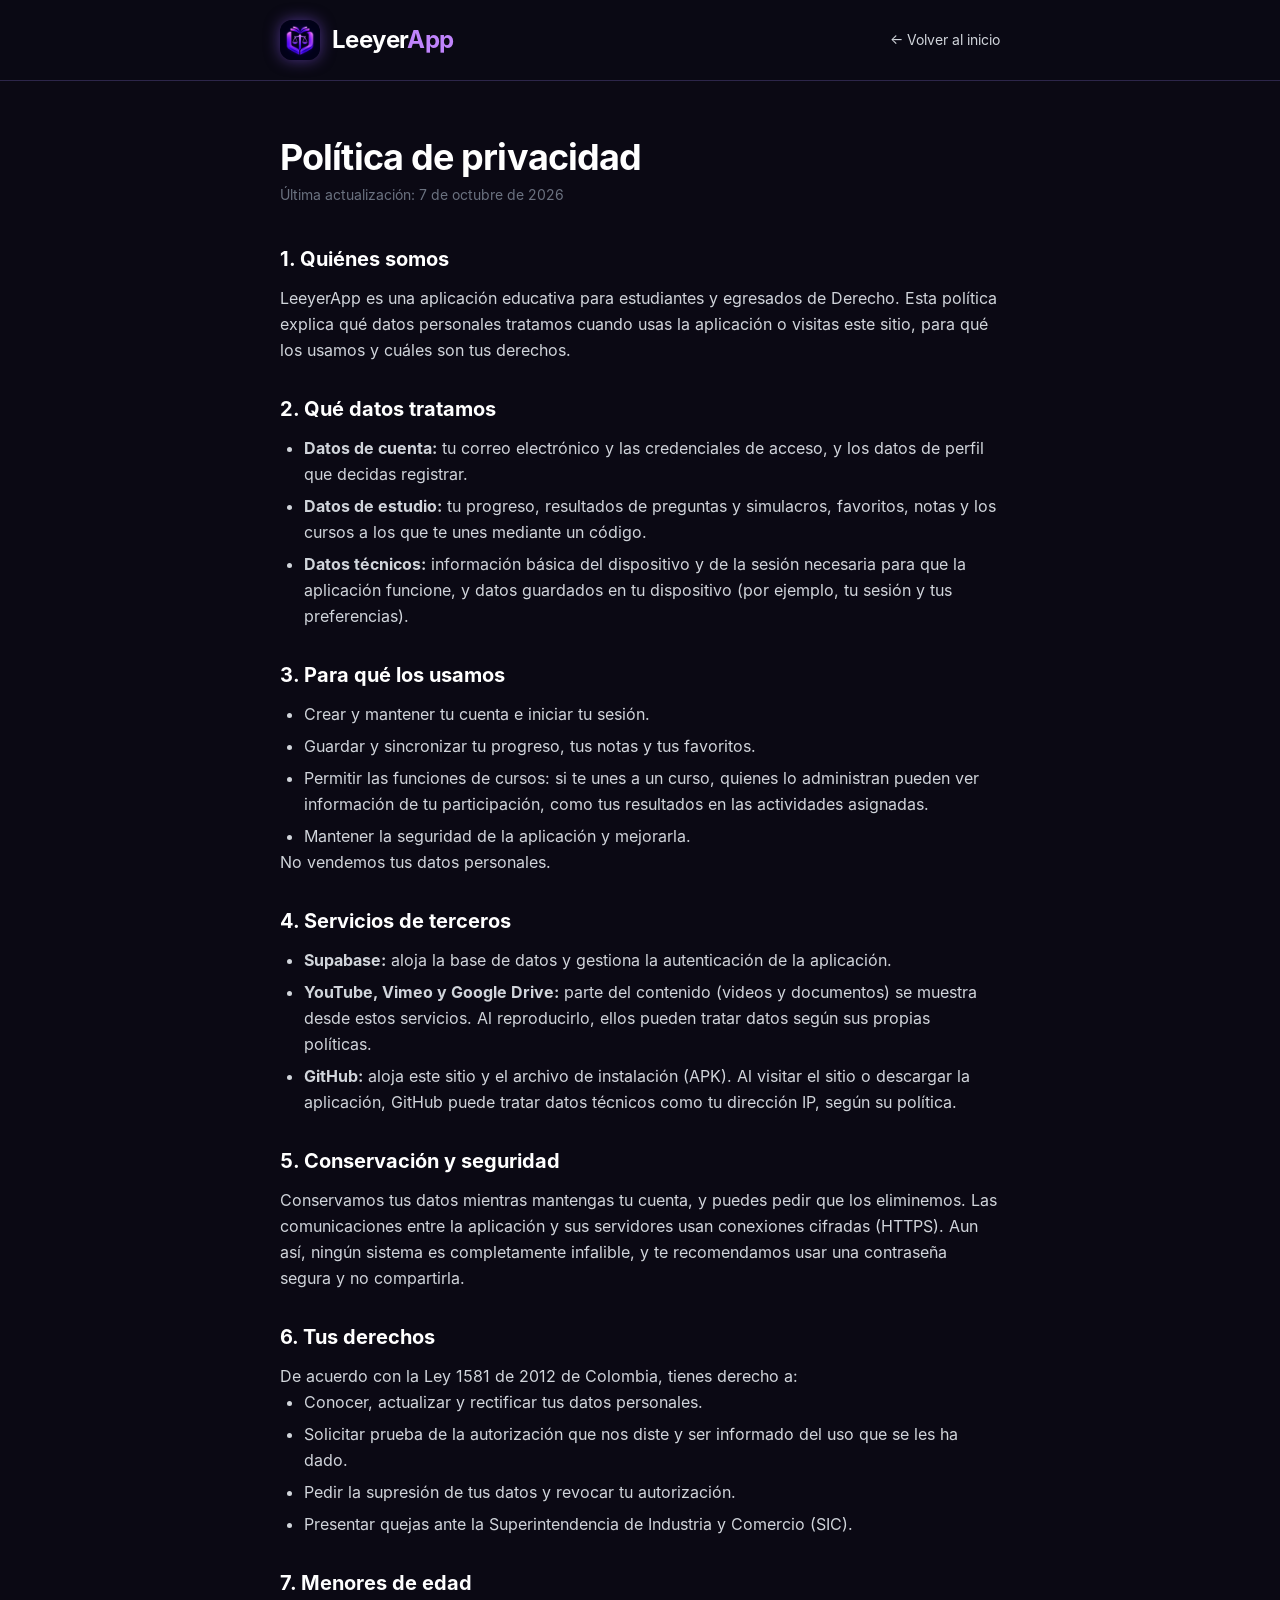
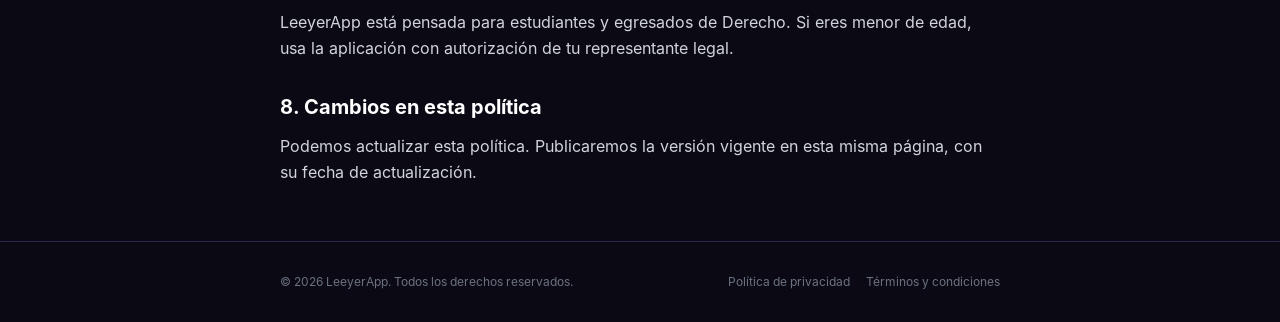
<file: privacidad.html>
<!DOCTYPE html>
<html lang="es">
<head>
<meta charset="UTF-8">
<meta name="viewport" content="width=device-width, initial-scale=1.0">
<title>Política de privacidad | LeeyerApp</title>
<meta name="description" content="Cómo LeeyerApp trata tus datos personales y cuáles son tus derechos.">
<link rel="canonical" href="https://jharolospino1.github.io/leeyerapp-web/privacidad.html">
<meta name="robots" content="index, follow">
<meta name="theme-color" content="#0b0914">
<link rel="icon" type="image/png" sizes="32x32" href="favicon-32.png">
<link rel="apple-touch-icon" href="apple-touch-icon.png">
<link rel="preload" href="inter-400.woff" as="font" type="font/woff" crossorigin>
<link rel="stylesheet" href="styles.css">
</head>
<body class="font-sans antialiased bg-brand-bg text-white">
<header class="border-b border-brand-border bg-brand-bg/90">
  <div class="max-w-3xl mx-auto px-6 h-20 flex items-center justify-between">
    <a href="./" class="flex items-center gap-3" aria-label="LeeyerApp, volver al inicio">
      <img src="logo-192.png" width="40" height="40" alt="" class="h-10 w-10 rounded-xl shadow-[0_0_15px_rgba(139,92,246,0.5)]">
      <span class="font-bold text-2xl tracking-tight">Leeyer<span class="text-brand-purpleLight">App</span></span>
    </a>
    <a href="./" class="text-sm text-gray-300 hover:text-white">← Volver al inicio</a>
  </div>
</header>
<main class="max-w-3xl mx-auto px-6 py-14">
  <h1 class="text-3xl md:text-4xl font-bold tracking-tight mb-2">Política de privacidad</h1>
  <p class="text-sm text-gray-500 mb-10">Última actualización: 7 de octubre de 2026</p>
  <div class="space-y-8 text-gray-300 leading-relaxed [&_h2]:text-xl [&_h2]:font-bold [&_h2]:text-white [&_h2]:mb-3 [&_ul]:list-disc [&_ul]:pl-6 [&_ul]:space-y-1.5 [&_a]:text-brand-purpleLight [&_a]:underline [&_a]:underline-offset-4">

<section><h2>1. Quiénes somos</h2>
<p>LeeyerApp es una aplicación educativa para estudiantes y egresados de Derecho. Esta política explica qué datos personales tratamos cuando usas la aplicación o visitas este sitio, para qué los usamos y cuáles son tus derechos.</p></section>

<section><h2>2. Qué datos tratamos</h2>
<ul>
<li><strong>Datos de cuenta:</strong> tu correo electrónico y las credenciales de acceso, y los datos de perfil que decidas registrar.</li>
<li><strong>Datos de estudio:</strong> tu progreso, resultados de preguntas y simulacros, favoritos, notas y los cursos a los que te unes mediante un código.</li>
<li><strong>Datos técnicos:</strong> información básica del dispositivo y de la sesión necesaria para que la aplicación funcione, y datos guardados en tu dispositivo (por ejemplo, tu sesión y tus preferencias).</li>
</ul></section>

<section><h2>3. Para qué los usamos</h2>
<ul>
<li>Crear y mantener tu cuenta e iniciar tu sesión.</li>
<li>Guardar y sincronizar tu progreso, tus notas y tus favoritos.</li>
<li>Permitir las funciones de cursos: si te unes a un curso, quienes lo administran pueden ver información de tu participación, como tus resultados en las actividades asignadas.</li>
<li>Mantener la seguridad de la aplicación y mejorarla.</li>
</ul>
<p>No vendemos tus datos personales.</p></section>

<section><h2>4. Servicios de terceros</h2>
<ul>
<li><strong>Supabase:</strong> aloja la base de datos y gestiona la autenticación de la aplicación.</li>
<li><strong>YouTube, Vimeo y Google Drive:</strong> parte del contenido (videos y documentos) se muestra desde estos servicios. Al reproducirlo, ellos pueden tratar datos según sus propias políticas.</li>
<li><strong>GitHub:</strong> aloja este sitio y el archivo de instalación (APK). Al visitar el sitio o descargar la aplicación, GitHub puede tratar datos técnicos como tu dirección IP, según su política.</li>
</ul></section>

<section><h2>5. Conservación y seguridad</h2>
<p>Conservamos tus datos mientras mantengas tu cuenta, y puedes pedir que los eliminemos. Las comunicaciones entre la aplicación y sus servidores usan conexiones cifradas (HTTPS). Aun así, ningún sistema es completamente infalible, y te recomendamos usar una contraseña segura y no compartirla.</p></section>

<section><h2>6. Tus derechos</h2>
<p>De acuerdo con la Ley 1581 de 2012 de Colombia, tienes derecho a:</p>
<ul>
<li>Conocer, actualizar y rectificar tus datos personales.</li>
<li>Solicitar prueba de la autorización que nos diste y ser informado del uso que se les ha dado.</li>
<li>Pedir la supresión de tus datos y revocar tu autorización.</li>
<li>Presentar quejas ante la Superintendencia de Industria y Comercio (SIC).</li>
</ul></section>

<section><h2>7. Menores de edad</h2>
<p>LeeyerApp está pensada para estudiantes y egresados de Derecho. Si eres menor de edad, usa la aplicación con autorización de tu representante legal.</p></section>

<section><h2>8. Cambios en esta política</h2>
<p>Podemos actualizar esta política. Publicaremos la versión vigente en esta misma página, con su fecha de actualización.</p></section>
  </div>
</main>
<footer class="border-t border-brand-border py-8">
  <div class="max-w-3xl mx-auto px-6 flex flex-col sm:flex-row gap-3 justify-between text-xs text-gray-500">
    <p>© 2026 LeeyerApp. Todos los derechos reservados.</p>
    <p class="flex gap-4"><a href="privacidad.html" class="hover:text-brand-purpleLight">Política de privacidad</a><a href="terminos.html" class="hover:text-brand-purpleLight">Términos y condiciones</a></p>
  </div>
</footer>
</body>
</html>
</file>
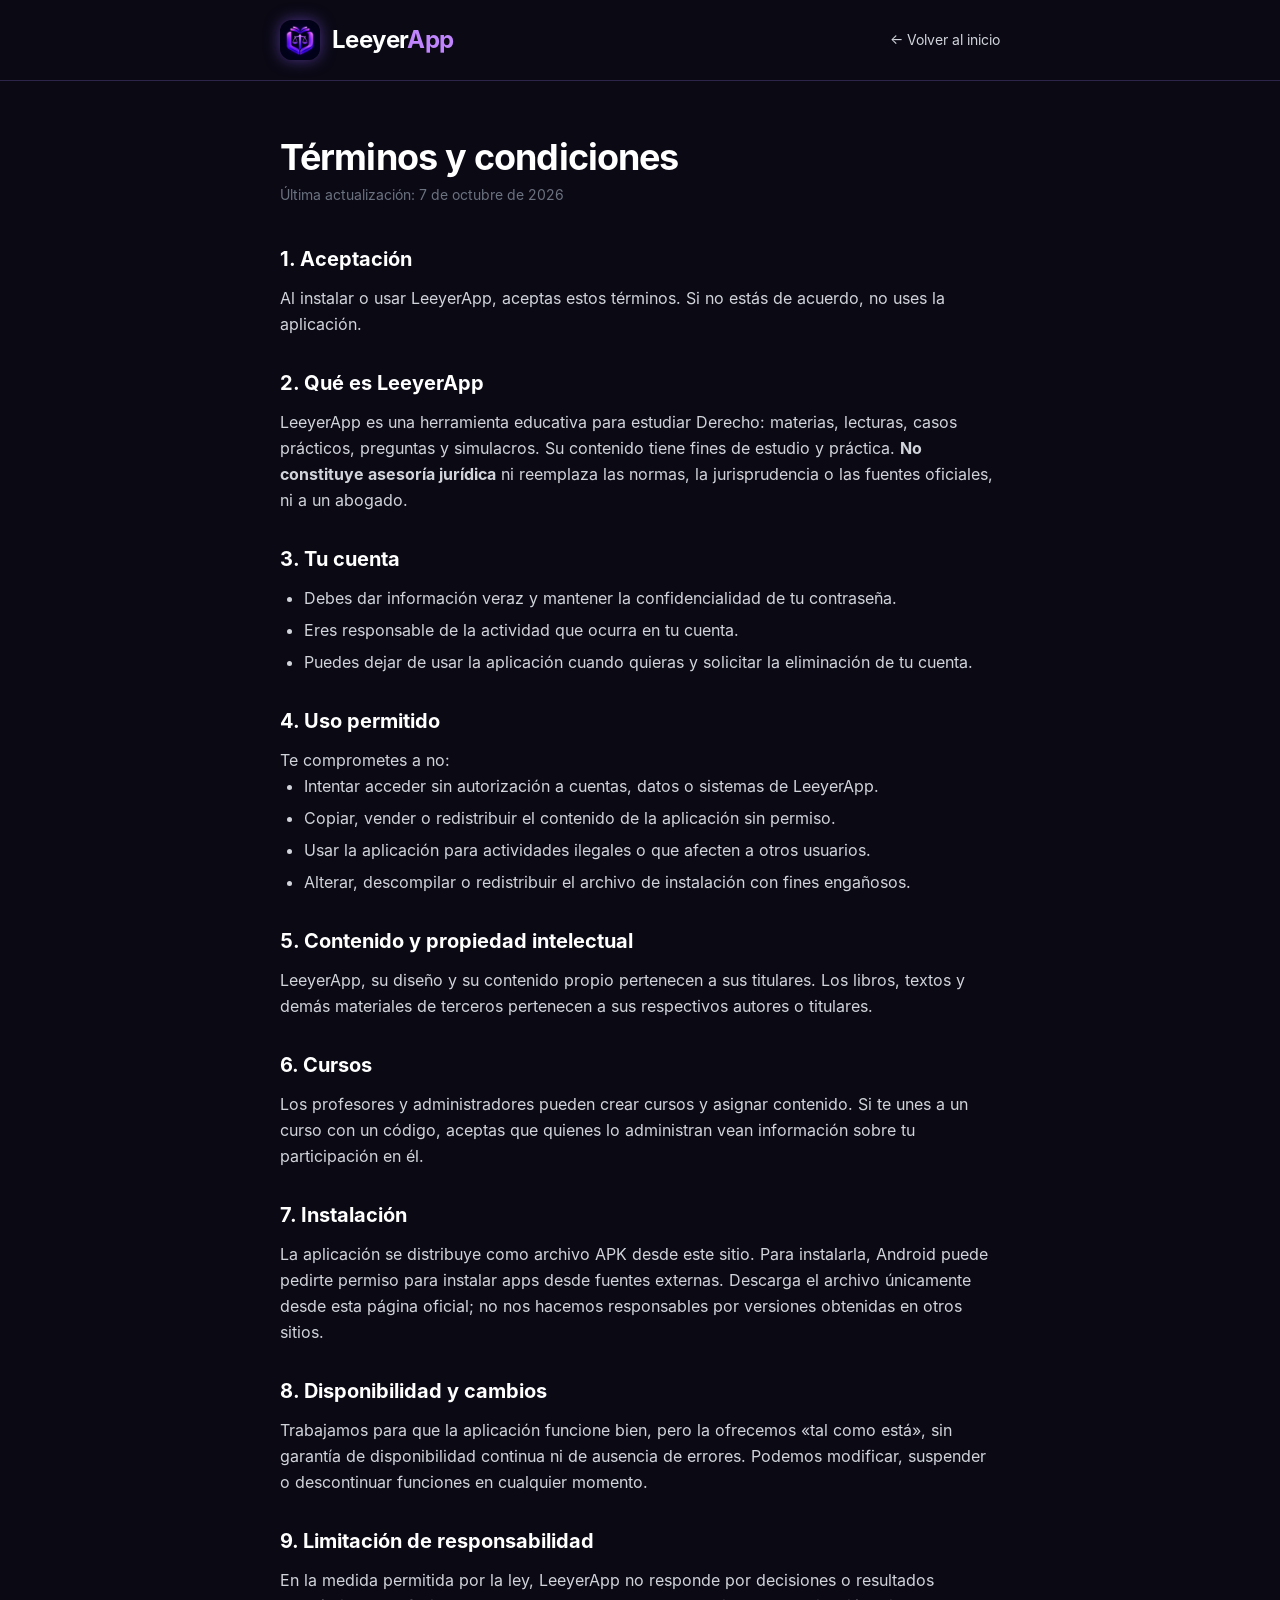
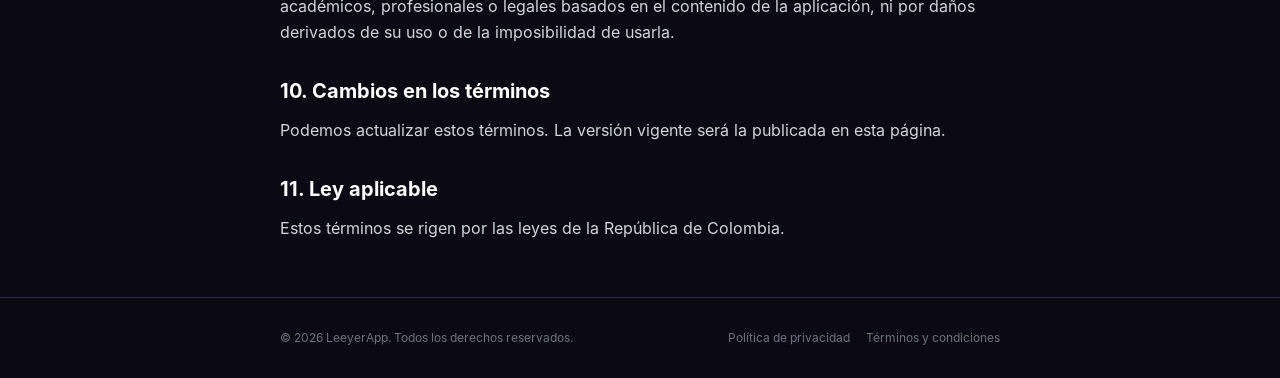
<file: terminos.html>
<!DOCTYPE html>
<html lang="es">
<head>
<meta charset="UTF-8">
<meta name="viewport" content="width=device-width, initial-scale=1.0">
<title>Términos y condiciones | LeeyerApp</title>
<meta name="description" content="Condiciones de uso de la aplicación LeeyerApp.">
<link rel="canonical" href="https://jharolospino1.github.io/leeyerapp-web/terminos.html">
<meta name="robots" content="index, follow">
<meta name="theme-color" content="#0b0914">
<link rel="icon" type="image/png" sizes="32x32" href="favicon-32.png">
<link rel="apple-touch-icon" href="apple-touch-icon.png">
<link rel="preload" href="inter-400.woff" as="font" type="font/woff" crossorigin>
<link rel="stylesheet" href="styles.css">
</head>
<body class="font-sans antialiased bg-brand-bg text-white">
<header class="border-b border-brand-border bg-brand-bg/90">
  <div class="max-w-3xl mx-auto px-6 h-20 flex items-center justify-between">
    <a href="./" class="flex items-center gap-3" aria-label="LeeyerApp, volver al inicio">
      <img src="logo-192.png" width="40" height="40" alt="" class="h-10 w-10 rounded-xl shadow-[0_0_15px_rgba(139,92,246,0.5)]">
      <span class="font-bold text-2xl tracking-tight">Leeyer<span class="text-brand-purpleLight">App</span></span>
    </a>
    <a href="./" class="text-sm text-gray-300 hover:text-white">← Volver al inicio</a>
  </div>
</header>
<main class="max-w-3xl mx-auto px-6 py-14">
  <h1 class="text-3xl md:text-4xl font-bold tracking-tight mb-2">Términos y condiciones</h1>
  <p class="text-sm text-gray-500 mb-10">Última actualización: 7 de octubre de 2026</p>
  <div class="space-y-8 text-gray-300 leading-relaxed [&_h2]:text-xl [&_h2]:font-bold [&_h2]:text-white [&_h2]:mb-3 [&_ul]:list-disc [&_ul]:pl-6 [&_ul]:space-y-1.5 [&_a]:text-brand-purpleLight [&_a]:underline [&_a]:underline-offset-4">

<section><h2>1. Aceptación</h2>
<p>Al instalar o usar LeeyerApp, aceptas estos términos. Si no estás de acuerdo, no uses la aplicación.</p></section>

<section><h2>2. Qué es LeeyerApp</h2>
<p>LeeyerApp es una herramienta educativa para estudiar Derecho: materias, lecturas, casos prácticos, preguntas y simulacros. Su contenido tiene fines de estudio y práctica. <strong>No constituye asesoría jurídica</strong> ni reemplaza las normas, la jurisprudencia o las fuentes oficiales, ni a un abogado.</p></section>

<section><h2>3. Tu cuenta</h2>
<ul>
<li>Debes dar información veraz y mantener la confidencialidad de tu contraseña.</li>
<li>Eres responsable de la actividad que ocurra en tu cuenta.</li>
<li>Puedes dejar de usar la aplicación cuando quieras y solicitar la eliminación de tu cuenta.</li>
</ul></section>

<section><h2>4. Uso permitido</h2>
<p>Te comprometes a no:</p>
<ul>
<li>Intentar acceder sin autorización a cuentas, datos o sistemas de LeeyerApp.</li>
<li>Copiar, vender o redistribuir el contenido de la aplicación sin permiso.</li>
<li>Usar la aplicación para actividades ilegales o que afecten a otros usuarios.</li>
<li>Alterar, descompilar o redistribuir el archivo de instalación con fines engañosos.</li>
</ul></section>

<section><h2>5. Contenido y propiedad intelectual</h2>
<p>LeeyerApp, su diseño y su contenido propio pertenecen a sus titulares. Los libros, textos y demás materiales de terceros pertenecen a sus respectivos autores o titulares.</p></section>

<section><h2>6. Cursos</h2>
<p>Los profesores y administradores pueden crear cursos y asignar contenido. Si te unes a un curso con un código, aceptas que quienes lo administran vean información sobre tu participación en él.</p></section>

<section><h2>7. Instalación</h2>
<p>La aplicación se distribuye como archivo APK desde este sitio. Para instalarla, Android puede pedirte permiso para instalar apps desde fuentes externas. Descarga el archivo únicamente desde esta página oficial; no nos hacemos responsables por versiones obtenidas en otros sitios.</p></section>

<section><h2>8. Disponibilidad y cambios</h2>
<p>Trabajamos para que la aplicación funcione bien, pero la ofrecemos «tal como está», sin garantía de disponibilidad continua ni de ausencia de errores. Podemos modificar, suspender o descontinuar funciones en cualquier momento.</p></section>

<section><h2>9. Limitación de responsabilidad</h2>
<p>En la medida permitida por la ley, LeeyerApp no responde por decisiones o resultados académicos, profesionales o legales basados en el contenido de la aplicación, ni por daños derivados de su uso o de la imposibilidad de usarla.</p></section>

<section><h2>10. Cambios en los términos</h2>
<p>Podemos actualizar estos términos. La versión vigente será la publicada en esta página.</p></section>

<section><h2>11. Ley aplicable</h2>
<p>Estos términos se rigen por las leyes de la República de Colombia.</p></section>
  </div>
</main>
<footer class="border-t border-brand-border py-8">
  <div class="max-w-3xl mx-auto px-6 flex flex-col sm:flex-row gap-3 justify-between text-xs text-gray-500">
    <p>© 2026 LeeyerApp. Todos los derechos reservados.</p>
    <p class="flex gap-4"><a href="privacidad.html" class="hover:text-brand-purpleLight">Política de privacidad</a><a href="terminos.html" class="hover:text-brand-purpleLight">Términos y condiciones</a></p>
  </div>
</footer>
</body>
</html>
</file>
<file: styles.css>
@font-face{font-display:swap;font-family:Inter;font-style:normal;font-weight:400;src:url(inter-400.woff) format("woff")}@font-face{font-display:swap;font-family:Inter;font-style:normal;font-weight:500;src:url(inter-500.woff) format("woff")}@font-face{font-display:swap;font-family:Inter;font-style:normal;font-weight:600;src:url(inter-600.woff) format("woff")}@font-face{font-display:swap;font-family:Inter;font-style:normal;font-weight:700;src:url(inter-700.woff) format("woff")}@font-face{font-display:swap;font-family:Inter;font-style:normal;font-weight:800;src:url(inter-800.woff) format("woff")}*,:after,:before{--tw-border-spacing-x:0;--tw-border-spacing-y:0;--tw-translate-x:0;--tw-translate-y:0;--tw-rotate:0;--tw-skew-x:0;--tw-skew-y:0;--tw-scale-x:1;--tw-scale-y:1;--tw-pan-x: ;--tw-pan-y: ;--tw-pinch-zoom: ;--tw-scroll-snap-strictness:proximity;--tw-gradient-from-position: ;--tw-gradient-via-position: ;--tw-gradient-to-position: ;--tw-ordinal: ;--tw-slashed-zero: ;--tw-numeric-figure: ;--tw-numeric-spacing: ;--tw-numeric-fraction: ;--tw-ring-inset: ;--tw-ring-offset-width:0px;--tw-ring-offset-color:#fff;--tw-ring-color:rgba(59,130,246,.5);--tw-ring-offset-shadow:0 0 #0000;--tw-ring-shadow:0 0 #0000;--tw-shadow:0 0 #0000;--tw-shadow-colored:0 0 #0000;--tw-blur: ;--tw-brightness: ;--tw-contrast: ;--tw-grayscale: ;--tw-hue-rotate: ;--tw-invert: ;--tw-saturate: ;--tw-sepia: ;--tw-drop-shadow: ;--tw-backdrop-blur: ;--tw-backdrop-brightness: ;--tw-backdrop-contrast: ;--tw-backdrop-grayscale: ;--tw-backdrop-hue-rotate: ;--tw-backdrop-invert: ;--tw-backdrop-opacity: ;--tw-backdrop-saturate: ;--tw-backdrop-sepia: ;--tw-contain-size: ;--tw-contain-layout: ;--tw-contain-paint: ;--tw-contain-style: }::backdrop{--tw-border-spacing-x:0;--tw-border-spacing-y:0;--tw-translate-x:0;--tw-translate-y:0;--tw-rotate:0;--tw-skew-x:0;--tw-skew-y:0;--tw-scale-x:1;--tw-scale-y:1;--tw-pan-x: ;--tw-pan-y: ;--tw-pinch-zoom: ;--tw-scroll-snap-strictness:proximity;--tw-gradient-from-position: ;--tw-gradient-via-position: ;--tw-gradient-to-position: ;--tw-ordinal: ;--tw-slashed-zero: ;--tw-numeric-figure: ;--tw-numeric-spacing: ;--tw-numeric-fraction: ;--tw-ring-inset: ;--tw-ring-offset-width:0px;--tw-ring-offset-color:#fff;--tw-ring-color:rgba(59,130,246,.5);--tw-ring-offset-shadow:0 0 #0000;--tw-ring-shadow:0 0 #0000;--tw-shadow:0 0 #0000;--tw-shadow-colored:0 0 #0000;--tw-blur: ;--tw-brightness: ;--tw-contrast: ;--tw-grayscale: ;--tw-hue-rotate: ;--tw-invert: ;--tw-saturate: ;--tw-sepia: ;--tw-drop-shadow: ;--tw-backdrop-blur: ;--tw-backdrop-brightness: ;--tw-backdrop-contrast: ;--tw-backdrop-grayscale: ;--tw-backdrop-hue-rotate: ;--tw-backdrop-invert: ;--tw-backdrop-opacity: ;--tw-backdrop-saturate: ;--tw-backdrop-sepia: ;--tw-contain-size: ;--tw-contain-layout: ;--tw-contain-paint: ;--tw-contain-style: }
/*! tailwindcss v3.4.17 | MIT License | https://tailwindcss.com*/*,:after,:before{border:0 solid #e5e7eb;box-sizing:border-box}:after,:before{--tw-content:""}:host,html{line-height:1.5;-webkit-text-size-adjust:100%;font-family:Inter,system-ui,-apple-system,Segoe UI,Roboto,sans-serif;font-feature-settings:normal;font-variation-settings:normal;-moz-tab-size:4;-o-tab-size:4;tab-size:4;-webkit-tap-highlight-color:transparent}body{line-height:inherit;margin:0}hr{border-top-width:1px;color:inherit;height:0}abbr:where([title]){-webkit-text-decoration:underline dotted;text-decoration:underline dotted}h1,h2,h3,h4,h5,h6{font-size:inherit;font-weight:inherit}a{color:inherit;text-decoration:inherit}b,strong{font-weight:bolder}code,kbd,pre,samp{font-family:ui-monospace,SFMono-Regular,Menlo,Monaco,Consolas,Liberation Mono,Courier New,monospace;font-feature-settings:normal;font-size:1em;font-variation-settings:normal}small{font-size:80%}sub,sup{font-size:75%;line-height:0;position:relative;vertical-align:baseline}sub{bottom:-.25em}sup{top:-.5em}table{border-collapse:collapse;border-color:inherit;text-indent:0}button,input,optgroup,select,textarea{color:inherit;font-family:inherit;font-feature-settings:inherit;font-size:100%;font-variation-settings:inherit;font-weight:inherit;letter-spacing:inherit;line-height:inherit;margin:0;padding:0}button,select{text-transform:none}button,input:where([type=button]),input:where([type=reset]),input:where([type=submit]){-webkit-appearance:button;background-color:transparent;background-image:none}:-moz-focusring{outline:auto}:-moz-ui-invalid{box-shadow:none}progress{vertical-align:baseline}::-webkit-inner-spin-button,::-webkit-outer-spin-button{height:auto}[type=search]{-webkit-appearance:textfield;outline-offset:-2px}::-webkit-search-decoration{-webkit-appearance:none}::-webkit-file-upload-button{-webkit-appearance:button;font:inherit}summary{display:list-item}blockquote,dd,dl,figure,h1,h2,h3,h4,h5,h6,hr,p,pre{margin:0}fieldset{margin:0}fieldset,legend{padding:0}menu,ol,ul{list-style:none;margin:0;padding:0}dialog{padding:0}textarea{resize:vertical}input::-moz-placeholder,textarea::-moz-placeholder{color:#9ca3af;opacity:1}input::placeholder,textarea::placeholder{color:#9ca3af;opacity:1}[role=button],button{cursor:pointer}:disabled{cursor:default}audio,canvas,embed,iframe,img,object,svg,video{display:block;vertical-align:middle}img,video{height:auto;max-width:100%}[hidden]:where(:not([hidden=until-found])){display:none}html{overflow-x:hidden;overflow-x:clip}body{background-color:#0b0914;color:#fff;overflow-x:hidden}:focus-visible{outline:2px solid #c084fc;outline-offset:3px}.ic{height:1em;width:1em;fill:none;stroke:currentColor;stroke-width:2;stroke-linecap:round;stroke-linejoin:round;flex-shrink:0}.text-gradient{background:linear-gradient(135deg,#c084fc,#8b5cf6);-webkit-background-clip:text;-webkit-text-fill-color:transparent;background-clip:text}.bg-gradient-primary{background:linear-gradient(135deg,#8b5cf6,#5b21b6)}.glow-button{box-shadow:0 0 25px rgba(139,92,246,.4);transition:all .3s ease}.glow-button:hover{box-shadow:0 0 35px rgba(139,92,246,.7);transform:translateY(-2px)}.glass-card{-webkit-backdrop-filter:blur(12px);backdrop-filter:blur(12px);background:rgba(22,19,36,.7);border:1px solid rgba(45,38,74,.8);transition:all .3s ease}.glass-card:hover{background:rgba(31,26,51,.85);border-color:#8b5cf6;box-shadow:0 10px 30px -10px rgba(139,92,246,.35)}.ambient-glow{background:radial-gradient(circle,rgba(139,92,246,.15) 0,rgba(11,9,20,0) 70%);border-radius:50%;height:600px;pointer-events:none;position:absolute;width:600px;z-index:-1}.js .reveal{opacity:0;transform:translateY(30px);transition:opacity .8s cubic-bezier(.5,0,0,1),transform .8s cubic-bezier(.5,0,0,1)}.js .reveal.active{opacity:1;transform:translateY(0)}#gallery{scrollbar-width:none;-webkit-overflow-scrolling:touch}#gallery::-webkit-scrollbar{display:none}details>summary{cursor:pointer;list-style:none}details>summary::-webkit-details-marker{display:none}details[open]>summary .chev{transform:rotate(90deg)}.sr-only{height:1px;margin:-1px;overflow:hidden;padding:0;position:absolute;width:1px;clip:rect(0,0,0,0);border-width:0;white-space:nowrap}.pointer-events-none{pointer-events:none}.fixed{position:fixed}.absolute{position:absolute}.relative{position:relative}.inset-0{inset:0}.inset-x-0{left:0;right:0}.left-0{left:0}.left-1\/2{left:50%}.left-2{left:.5rem}.left-3{left:.75rem}.right-0{right:0}.right-2{right:.5rem}.right-3{right:.75rem}.right-5{right:1.25rem}.top-0{top:0}.top-1\/2{top:50%}.top-1\/4{top:25%}.top-20{top:5rem}.top-5{top:1.25rem}.z-0{z-index:0}.z-10{z-index:10}.z-20{z-index:20}.z-50{z-index:50}.z-\[100\]{z-index:100}.order-1{order:1}.order-2{order:2}.mx-auto{margin-left:auto;margin-right:auto}.mb-1{margin-bottom:.25rem}.mb-10{margin-bottom:2.5rem}.mb-12{margin-bottom:3rem}.mb-14{margin-bottom:3.5rem}.mb-16{margin-bottom:4rem}.mb-2{margin-bottom:.5rem}.mb-3{margin-bottom:.75rem}.mb-4{margin-bottom:1rem}.mb-6{margin-bottom:1.5rem}.mb-8{margin-bottom:2rem}.mt-0\.5{margin-top:.125rem}.mt-16{margin-top:4rem}.mt-3{margin-top:.75rem}.mt-4{margin-top:1rem}.mt-6{margin-top:1.5rem}.mt-8{margin-top:2rem}.block{display:block}.inline-block{display:inline-block}.flex{display:flex}.inline-flex{display:inline-flex}.grid{display:grid}.hidden{display:none}.aspect-\[3\/8\]{aspect-ratio:3/8}.aspect-\[9\/16\]{aspect-ratio:9/16}.h-1\.5{height:.375rem}.h-10{height:2.5rem}.h-11{height:2.75rem}.h-12{height:3rem}.h-14{height:3.5rem}.h-20{height:5rem}.h-3\.5{height:.875rem}.h-4{height:1rem}.h-5{height:1.25rem}.h-6{height:1.5rem}.h-7{height:1.75rem}.h-8{height:2rem}.h-9{height:2.25rem}.h-\[1400px\]{height:1400px}.h-\[350px\]{height:350px}.h-\[440px\]{height:440px}.h-\[70\%\]{height:70%}.h-\[700px\]{height:700px}.h-\[90\%\]{height:90%}.h-auto{height:auto}.h-full{height:100%}.max-h-\[88vh\]{max-height:88vh}.min-h-screen{min-height:100vh}.w-1\.5{width:.375rem}.w-10{width:2.5rem}.w-11{width:2.75rem}.w-12{width:3rem}.w-14{width:3.5rem}.w-3\.5{width:.875rem}.w-4{width:1rem}.w-5{width:1.25rem}.w-6{width:1.5rem}.w-7{width:1.75rem}.w-8{width:2rem}.w-9{width:2.25rem}.w-\[70\%\]{width:70%}.w-\[700px\]{width:700px}.w-\[90\%\]{width:90%}.w-auto{width:auto}.w-full{width:100%}.max-w-2xl{max-width:42rem}.max-w-3xl{max-width:48rem}.max-w-4xl{max-width:56rem}.max-w-5xl{max-width:64rem}.max-w-7xl{max-width:80rem}.max-w-\[280px\]{max-width:280px}.max-w-\[88vw\]{max-width:88vw}.max-w-lg{max-width:32rem}.max-w-md{max-width:28rem}.max-w-sm{max-width:24rem}.max-w-xl{max-width:36rem}.flex-shrink-0,.shrink-0{flex-shrink:0}.-translate-x-1\/2{--tw-translate-x:-50%}.-translate-x-1\/2,.-translate-y-1\/2{transform:translate(var(--tw-translate-x),var(--tw-translate-y)) rotate(var(--tw-rotate)) skewX(var(--tw-skew-x)) skewY(var(--tw-skew-y)) scaleX(var(--tw-scale-x)) scaleY(var(--tw-scale-y))}.-translate-y-1\/2{--tw-translate-y:-50%}@keyframes float{0%,to{transform:translateY(0)}50%{transform:translateY(-12px)}}.animate-float{animation:float 6s ease-in-out infinite}.snap-x{scroll-snap-type:x var(--tw-scroll-snap-strictness)}.snap-mandatory{--tw-scroll-snap-strictness:mandatory}.snap-center{scroll-snap-align:center}.grid-cols-1{grid-template-columns:repeat(1,minmax(0,1fr))}.flex-col{flex-direction:column}.flex-wrap{flex-wrap:wrap}.items-center{align-items:center}.justify-center{justify-content:center}.justify-between{justify-content:space-between}.gap-1\.5{gap:.375rem}.gap-12{gap:3rem}.gap-16{gap:4rem}.gap-2{gap:.5rem}.gap-3{gap:.75rem}.gap-4{gap:1rem}.gap-5{gap:1.25rem}.gap-6{gap:1.5rem}.gap-8{gap:2rem}.gap-x-12{-moz-column-gap:3rem;column-gap:3rem}.gap-x-4{-moz-column-gap:1rem;column-gap:1rem}.gap-y-2{row-gap:.5rem}.gap-y-5{row-gap:1.25rem}.space-x-8>:not([hidden])~:not([hidden]){--tw-space-x-reverse:0;margin-left:calc(2rem*(1 - var(--tw-space-x-reverse)));margin-right:calc(2rem*var(--tw-space-x-reverse))}.space-y-2>:not([hidden])~:not([hidden]){--tw-space-y-reverse:0;margin-bottom:calc(.5rem*var(--tw-space-y-reverse));margin-top:calc(.5rem*(1 - var(--tw-space-y-reverse)))}.space-y-2\.5>:not([hidden])~:not([hidden]){--tw-space-y-reverse:0;margin-bottom:calc(.625rem*var(--tw-space-y-reverse));margin-top:calc(.625rem*(1 - var(--tw-space-y-reverse)))}.space-y-3>:not([hidden])~:not([hidden]){--tw-space-y-reverse:0;margin-bottom:calc(.75rem*var(--tw-space-y-reverse));margin-top:calc(.75rem*(1 - var(--tw-space-y-reverse)))}.space-y-8>:not([hidden])~:not([hidden]){--tw-space-y-reverse:0;margin-bottom:calc(2rem*var(--tw-space-y-reverse));margin-top:calc(2rem*(1 - var(--tw-space-y-reverse)))}.overflow-hidden{overflow:hidden}.overflow-x-auto{overflow-x:auto}.scroll-smooth{scroll-behavior:smooth}.rounded-2xl{border-radius:1rem}.rounded-3xl{border-radius:1.5rem}.rounded-\[2rem\]{border-radius:2rem}.rounded-full{border-radius:9999px}.rounded-lg{border-radius:.5rem}.rounded-xl{border-radius:.75rem}.border{border-width:1px}.border-y{border-top-width:1px}.border-b,.border-y{border-bottom-width:1px}.border-l-4{border-left-width:4px}.border-t{border-top-width:1px}.border-brand-border{--tw-border-opacity:1;border-color:rgb(45 38 74/var(--tw-border-opacity,1))}.border-brand-border\/50{border-color:rgba(45,38,74,.5)}.border-brand-purple\/20{border-color:rgba(139,92,246,.2)}.border-l-brand-purple{--tw-border-opacity:1;border-left-color:rgb(139 92 246/var(--tw-border-opacity,1))}.bg-\[\#05040a\]{--tw-bg-opacity:1;background-color:rgb(5 4 10/var(--tw-bg-opacity,1))}.bg-\[\#0e0b1c\]{--tw-bg-opacity:1;background-color:rgb(14 11 28/var(--tw-bg-opacity,1))}.bg-black\/90{background-color:rgba(0,0,0,.9)}.bg-brand-bg{--tw-bg-opacity:1;background-color:rgb(11 9 20/var(--tw-bg-opacity,1))}.bg-brand-bg\/85{background-color:rgba(11,9,20,.85)}.bg-brand-bg\/90{background-color:rgba(11,9,20,.9)}.bg-brand-bg\/95{background-color:rgba(11,9,20,.95)}.bg-brand-card{--tw-bg-opacity:1;background-color:rgb(22 19 36/var(--tw-bg-opacity,1))}.bg-brand-purple\/10{background-color:rgba(139,92,246,.1)}.bg-brand-purple\/20{background-color:rgba(139,92,246,.2)}.bg-brand-purple\/30{background-color:rgba(139,92,246,.3)}.bg-brand-purple\/5{background-color:rgba(139,92,246,.05)}.bg-gray-700{--tw-bg-opacity:1;background-color:rgb(55 65 81/var(--tw-bg-opacity,1))}.bg-white\/10{background-color:hsla(0,0%,100%,.1)}.bg-gradient-to-b{background-image:linear-gradient(to bottom,var(--tw-gradient-stops))}.from-\[\#0b0914\]{--tw-gradient-from:#0b0914 var(--tw-gradient-from-position);--tw-gradient-to:rgba(11,9,20,0) var(--tw-gradient-to-position);--tw-gradient-stops:var(--tw-gradient-from),var(--tw-gradient-to)}.via-\[\#150f2e\]{--tw-gradient-to:rgba(21,15,46,0) var(--tw-gradient-to-position);--tw-gradient-stops:var(--tw-gradient-from),#150f2e var(--tw-gradient-via-position),var(--tw-gradient-to)}.to-\[\#0b0914\]{--tw-gradient-to:#0b0914 var(--tw-gradient-to-position)}.object-cover{-o-object-fit:cover;object-fit:cover}.p-2{padding:.5rem}.p-3{padding:.75rem}.p-4{padding:1rem}.p-5{padding:1.25rem}.p-6{padding:1.5rem}.p-8{padding:2rem}.px-2\.5{padding-left:.625rem;padding-right:.625rem}.px-3{padding-left:.75rem;padding-right:.75rem}.px-6{padding-left:1.5rem;padding-right:1.5rem}.px-8{padding-left:2rem;padding-right:2rem}.py-1{padding-bottom:.25rem;padding-top:.25rem}.py-1\.5{padding-bottom:.375rem;padding-top:.375rem}.py-12{padding-bottom:3rem;padding-top:3rem}.py-14{padding-bottom:3.5rem;padding-top:3.5rem}.py-2{padding-bottom:.5rem;padding-top:.5rem}.py-2\.5{padding-bottom:.625rem;padding-top:.625rem}.py-24{padding-bottom:6rem;padding-top:6rem}.py-3{padding-bottom:.75rem;padding-top:.75rem}.py-4{padding-bottom:1rem;padding-top:1rem}.py-5{padding-bottom:1.25rem;padding-top:1.25rem}.py-8{padding-bottom:2rem;padding-top:2rem}.pb-24{padding-bottom:6rem}.pb-4{padding-bottom:1rem}.pt-2{padding-top:.5rem}.pt-32{padding-top:8rem}.pt-8{padding-top:2rem}.text-left{text-align:left}.text-center{text-align:center}.font-mono{font-family:ui-monospace,SFMono-Regular,Menlo,Monaco,Consolas,Liberation Mono,Courier New,monospace}.font-sans{font-family:Inter,system-ui,-apple-system,Segoe UI,Roboto,sans-serif}.text-2xl{font-size:1.5rem;line-height:2rem}.text-3xl{font-size:1.875rem;line-height:2.25rem}.text-4xl{font-size:2.25rem;line-height:2.5rem}.text-base{font-size:1rem;line-height:1.5rem}.text-lg{font-size:1.125rem;line-height:1.75rem}.text-sm{font-size:.875rem;line-height:1.25rem}.text-xl{font-size:1.25rem;line-height:1.75rem}.text-xs{font-size:.75rem;line-height:1rem}.font-bold{font-weight:700}.font-medium{font-weight:500}.font-semibold{font-weight:600}.uppercase{text-transform:uppercase}.leading-\[1\.1\]{line-height:1.1}.leading-relaxed{line-height:1.625}.leading-tight{line-height:1.25}.tracking-tight{letter-spacing:-.025em}.tracking-wider{letter-spacing:.05em}.tracking-widest{letter-spacing:.1em}.text-brand-purpleLight{--tw-text-opacity:1;color:rgb(192 132 252/var(--tw-text-opacity,1))}.text-gray-300{--tw-text-opacity:1;color:rgb(209 213 219/var(--tw-text-opacity,1))}.text-gray-400{--tw-text-opacity:1;color:rgb(156 163 175/var(--tw-text-opacity,1))}.text-gray-500{--tw-text-opacity:1;color:rgb(107 114 128/var(--tw-text-opacity,1))}.text-white{--tw-text-opacity:1;color:rgb(255 255 255/var(--tw-text-opacity,1))}.underline{text-decoration-line:underline}.decoration-brand-border{text-decoration-color:#2d264a}.underline-offset-4{text-underline-offset:4px}.antialiased{-webkit-font-smoothing:antialiased;-moz-osx-font-smoothing:grayscale}.shadow-2xl{--tw-shadow:0 25px 50px -12px rgba(0,0,0,.25);--tw-shadow-colored:0 25px 50px -12px var(--tw-shadow-color)}.shadow-2xl,.shadow-\[0_0_10px_rgba\(139\2c 92\2c 246\2c 0\.4\)\]{box-shadow:var(--tw-ring-offset-shadow,0 0 #0000),var(--tw-ring-shadow,0 0 #0000),var(--tw-shadow)}.shadow-\[0_0_10px_rgba\(139\2c 92\2c 246\2c 0\.4\)\]{--tw-shadow:0 0 10px rgba(139,92,246,.4);--tw-shadow-colored:0 0 10px var(--tw-shadow-color)}.shadow-\[0_0_15px_rgba\(139\2c 92\2c 246\2c 0\.5\)\]{--tw-shadow:0 0 15px rgba(139,92,246,.5);--tw-shadow-colored:0 0 15px var(--tw-shadow-color);box-shadow:var(--tw-ring-offset-shadow,0 0 #0000),var(--tw-ring-shadow,0 0 #0000),var(--tw-shadow)}.shadow-\[0_0_25px_rgba\(139\2c 92\2c 246\2c 0\.5\)\]{--tw-shadow:0 0 25px rgba(139,92,246,.5);--tw-shadow-colored:0 0 25px var(--tw-shadow-color);box-shadow:var(--tw-ring-offset-shadow,0 0 #0000),var(--tw-ring-shadow,0 0 #0000),var(--tw-shadow)}.shadow-\[0_0_40px_rgba\(139\2c 92\2c 246\2c 0\.6\)\]{--tw-shadow:0 0 40px rgba(139,92,246,.6);--tw-shadow-colored:0 0 40px var(--tw-shadow-color);box-shadow:var(--tw-ring-offset-shadow,0 0 #0000),var(--tw-ring-shadow,0 0 #0000),var(--tw-shadow)}.shadow-\[0_0_60px_rgba\(139\2c 92\2c 246\2c 0\.4\)\]{--tw-shadow:0 0 60px rgba(139,92,246,.4);--tw-shadow-colored:0 0 60px var(--tw-shadow-color);box-shadow:var(--tw-ring-offset-shadow,0 0 #0000),var(--tw-ring-shadow,0 0 #0000),var(--tw-shadow)}.shadow-\[0_15px_40px_rgba\(138\2c 43\2c 226\2c 0\.25\)\]{--tw-shadow:0 15px 40px rgba(138,43,226,.25);--tw-shadow-colored:0 15px 40px var(--tw-shadow-color);box-shadow:var(--tw-ring-offset-shadow,0 0 #0000),var(--tw-ring-shadow,0 0 #0000),var(--tw-shadow)}.shadow-\[0_20px_60px_rgba\(138\2c 43\2c 226\2c 0\.35\)\]{--tw-shadow:0 20px 60px rgba(138,43,226,.35);--tw-shadow-colored:0 20px 60px var(--tw-shadow-color)}.shadow-\[0_20px_60px_rgba\(138\2c 43\2c 226\2c 0\.35\)\],.shadow-xl{box-shadow:var(--tw-ring-offset-shadow,0 0 #0000),var(--tw-ring-shadow,0 0 #0000),var(--tw-shadow)}.shadow-xl{--tw-shadow:0 20px 25px -5px rgba(0,0,0,.1),0 8px 10px -6px rgba(0,0,0,.1);--tw-shadow-colored:0 20px 25px -5px var(--tw-shadow-color),0 8px 10px -6px var(--tw-shadow-color)}.blur-\[130px\]{--tw-blur:blur(130px)}.blur-\[130px\],.blur-\[150px\]{filter:var(--tw-blur) var(--tw-brightness) var(--tw-contrast) var(--tw-grayscale) var(--tw-hue-rotate) var(--tw-invert) var(--tw-saturate) var(--tw-sepia) var(--tw-drop-shadow)}.blur-\[150px\]{--tw-blur:blur(150px)}.blur-\[80px\]{--tw-blur:blur(80px)}.blur-\[80px\],.blur-\[90px\]{filter:var(--tw-blur) var(--tw-brightness) var(--tw-contrast) var(--tw-grayscale) var(--tw-hue-rotate) var(--tw-invert) var(--tw-saturate) var(--tw-sepia) var(--tw-drop-shadow)}.blur-\[90px\]{--tw-blur:blur(90px)}.filter{filter:var(--tw-blur) var(--tw-brightness) var(--tw-contrast) var(--tw-grayscale) var(--tw-hue-rotate) var(--tw-invert) var(--tw-saturate) var(--tw-sepia) var(--tw-drop-shadow)}.backdrop-blur-lg{--tw-backdrop-blur:blur(16px)}.backdrop-blur-lg,.backdrop-blur-md{-webkit-backdrop-filter:var(--tw-backdrop-blur) var(--tw-backdrop-brightness) var(--tw-backdrop-contrast) var(--tw-backdrop-grayscale) var(--tw-backdrop-hue-rotate) var(--tw-backdrop-invert) var(--tw-backdrop-opacity) var(--tw-backdrop-saturate) var(--tw-backdrop-sepia);backdrop-filter:var(--tw-backdrop-blur) var(--tw-backdrop-brightness) var(--tw-backdrop-contrast) var(--tw-backdrop-grayscale) var(--tw-backdrop-hue-rotate) var(--tw-backdrop-invert) var(--tw-backdrop-opacity) var(--tw-backdrop-saturate) var(--tw-backdrop-sepia)}.backdrop-blur-md{--tw-backdrop-blur:blur(12px)}.backdrop-blur-sm{--tw-backdrop-blur:blur(4px);-webkit-backdrop-filter:var(--tw-backdrop-blur) var(--tw-backdrop-brightness) var(--tw-backdrop-contrast) var(--tw-backdrop-grayscale) var(--tw-backdrop-hue-rotate) var(--tw-backdrop-invert) var(--tw-backdrop-opacity) var(--tw-backdrop-saturate) var(--tw-backdrop-sepia);backdrop-filter:var(--tw-backdrop-blur) var(--tw-backdrop-brightness) var(--tw-backdrop-contrast) var(--tw-backdrop-grayscale) var(--tw-backdrop-hue-rotate) var(--tw-backdrop-invert) var(--tw-backdrop-opacity) var(--tw-backdrop-saturate) var(--tw-backdrop-sepia)}.transition-all{transition-duration:.15s;transition-property:all;transition-timing-function:cubic-bezier(.4,0,.2,1)}.transition-colors{transition-duration:.15s;transition-property:color,background-color,border-color,text-decoration-color,fill,stroke;transition-timing-function:cubic-bezier(.4,0,.2,1)}.transition-opacity{transition-duration:.15s;transition-property:opacity;transition-timing-function:cubic-bezier(.4,0,.2,1)}.transition-transform{transition-duration:.15s;transition-property:transform;transition-timing-function:cubic-bezier(.4,0,.2,1)}.duration-300{transition-duration:.3s}::-webkit-scrollbar{height:8px;width:8px}::-webkit-scrollbar-track{background:#0b0914}::-webkit-scrollbar-thumb{background:#2d264a;border-radius:4px}::-webkit-scrollbar-thumb:hover{background:#8b5cf6}@media (prefers-reduced-motion:reduce){html{scroll-behavior:auto!important}.animate-float{animation:none!important}.js .reveal{opacity:1;transition:none}.glow-button:hover,.js .reveal{transform:none}}.selection\:bg-brand-purple ::-moz-selection{--tw-bg-opacity:1;background-color:rgb(139 92 246/var(--tw-bg-opacity,1))}.selection\:bg-brand-purple ::selection{--tw-bg-opacity:1;background-color:rgb(139 92 246/var(--tw-bg-opacity,1))}.selection\:text-white ::-moz-selection{--tw-text-opacity:1;color:rgb(255 255 255/var(--tw-text-opacity,1))}.selection\:text-white ::selection{--tw-text-opacity:1;color:rgb(255 255 255/var(--tw-text-opacity,1))}.selection\:bg-brand-purple::-moz-selection{--tw-bg-opacity:1;background-color:rgb(139 92 246/var(--tw-bg-opacity,1))}.selection\:bg-brand-purple::selection{--tw-bg-opacity:1;background-color:rgb(139 92 246/var(--tw-bg-opacity,1))}.selection\:text-white::-moz-selection{--tw-text-opacity:1;color:rgb(255 255 255/var(--tw-text-opacity,1))}.selection\:text-white::selection{--tw-text-opacity:1;color:rgb(255 255 255/var(--tw-text-opacity,1))}.hover\:-translate-y-1:hover{--tw-translate-y:-0.25rem}.hover\:-translate-y-1:hover,.hover\:scale-105:hover{transform:translate(var(--tw-translate-x),var(--tw-translate-y)) rotate(var(--tw-rotate)) skewX(var(--tw-skew-x)) skewY(var(--tw-skew-y)) scaleX(var(--tw-scale-x)) scaleY(var(--tw-scale-y))}.hover\:scale-105:hover{--tw-scale-x:1.05;--tw-scale-y:1.05}.hover\:border-brand-purple:hover{--tw-border-opacity:1;border-color:rgb(139 92 246/var(--tw-border-opacity,1))}.hover\:bg-brand-card:hover{--tw-bg-opacity:1;background-color:rgb(22 19 36/var(--tw-bg-opacity,1))}.hover\:bg-brand-purple:hover{--tw-bg-opacity:1;background-color:rgb(139 92 246/var(--tw-bg-opacity,1))}.hover\:text-brand-purpleLight:hover{--tw-text-opacity:1;color:rgb(192 132 252/var(--tw-text-opacity,1))}.hover\:text-white:hover{--tw-text-opacity:1;color:rgb(255 255 255/var(--tw-text-opacity,1))}.hover\:opacity-90:hover{opacity:.9}.focus\:not-sr-only:focus{height:auto;margin:0;overflow:visible;padding:0;position:static;width:auto;clip:auto;white-space:normal}.focus\:fixed:focus{position:fixed}.focus\:left-3:focus{left:.75rem}.focus\:top-3:focus{top:.75rem}.focus\:z-\[200\]:focus{z-index:200}.focus\:rounded-lg:focus{border-radius:.5rem}.focus\:bg-brand-purple:focus{--tw-bg-opacity:1;background-color:rgb(139 92 246/var(--tw-bg-opacity,1))}.focus\:px-4:focus{padding-left:1rem;padding-right:1rem}.focus\:py-2:focus{padding-bottom:.5rem;padding-top:.5rem}.focus\:text-white:focus{--tw-text-opacity:1;color:rgb(255 255 255/var(--tw-text-opacity,1))}.group:hover .group-hover\:scale-110{--tw-scale-x:1.1;--tw-scale-y:1.1;transform:translate(var(--tw-translate-x),var(--tw-translate-y)) rotate(var(--tw-rotate)) skewX(var(--tw-skew-x)) skewY(var(--tw-skew-y)) scaleX(var(--tw-scale-x)) scaleY(var(--tw-scale-y))}.group:hover .group-hover\:bg-brand-purple{--tw-bg-opacity:1;background-color:rgb(139 92 246/var(--tw-bg-opacity,1))}.group:hover .group-hover\:text-white{--tw-text-opacity:1;color:rgb(255 255 255/var(--tw-text-opacity,1))}.group:hover .group-hover\:shadow-\[0_0_25px_rgba\(139\2c 92\2c 246\2c 0\.8\)\]{--tw-shadow:0 0 25px rgba(139,92,246,.8);--tw-shadow-colored:0 0 25px var(--tw-shadow-color);box-shadow:var(--tw-ring-offset-shadow,0 0 #0000),var(--tw-ring-shadow,0 0 #0000),var(--tw-shadow)}@media (min-width:640px){.sm\:h-\[520px\]{height:520px}.sm\:max-w-\[300px\]{max-width:300px}.sm\:grid-cols-2{grid-template-columns:repeat(2,minmax(0,1fr))}.sm\:flex-row{flex-direction:row}.sm\:px-10{padding-left:2.5rem;padding-right:2.5rem}.sm\:text-5xl{font-size:3rem;line-height:1}}@media (min-width:768px){.md\:left-8{left:2rem}.md\:right-8{right:2rem}.md\:col-span-3{grid-column:span 3/span 3}.md\:col-span-6{grid-column:span 6/span 6}.md\:flex{display:flex}.md\:hidden{display:none}.md\:grid-cols-12{grid-template-columns:repeat(12,minmax(0,1fr))}.md\:grid-cols-2{grid-template-columns:repeat(2,minmax(0,1fr))}.md\:flex-row{flex-direction:row}.md\:items-end{align-items:flex-end}.md\:gap-12{gap:3rem}.md\:text-3xl{font-size:1.875rem;line-height:2.25rem}.md\:text-4xl{font-size:2.25rem;line-height:2.5rem}.md\:text-5xl{font-size:3rem;line-height:1}}@media (min-width:1024px){.lg\:order-1{order:1}.lg\:order-2{order:2}.lg\:h-\[620px\]{height:620px}.lg\:grid-cols-2{grid-template-columns:repeat(2,minmax(0,1fr))}.lg\:grid-cols-3{grid-template-columns:repeat(3,minmax(0,1fr))}.lg\:justify-end{justify-content:flex-end}.lg\:gap-8{gap:2rem}.lg\:px-8{padding-left:2rem;padding-right:2rem}.lg\:pb-32{padding-bottom:8rem}.lg\:pt-44{padding-top:11rem}.lg\:text-6xl{font-size:3.75rem;line-height:1}.lg\:text-xl{font-size:1.25rem;line-height:1.75rem}}@media (min-width:1280px){.xl\:text-7xl{font-size:4.5rem;line-height:1}}.\[\&\>\:first-child\]\:ml-auto>:first-child{margin-left:auto}.\[\&\>\:last-child\]\:mr-auto>:last-child{margin-right:auto}.\[\&_a\]\:text-brand-purpleLight a{--tw-text-opacity:1;color:rgb(192 132 252/var(--tw-text-opacity,1))}.\[\&_a\]\:underline a{text-decoration-line:underline}.\[\&_a\]\:underline-offset-4 a{text-underline-offset:4px}.\[\&_h2\]\:mb-3 h2{margin-bottom:.75rem}.\[\&_h2\]\:text-xl h2{font-size:1.25rem;line-height:1.75rem}.\[\&_h2\]\:font-bold h2{font-weight:700}.\[\&_h2\]\:text-white h2{--tw-text-opacity:1;color:rgb(255 255 255/var(--tw-text-opacity,1))}.\[\&_ul\]\:list-disc ul{list-style-type:disc}.\[\&_ul\]\:space-y-1\.5 ul>:not([hidden])~:not([hidden]){--tw-space-y-reverse:0;margin-bottom:calc(.375rem*var(--tw-space-y-reverse));margin-top:calc(.375rem*(1 - var(--tw-space-y-reverse)))}.\[\&_ul\]\:pl-6 ul{padding-left:1.5rem}
</file>
